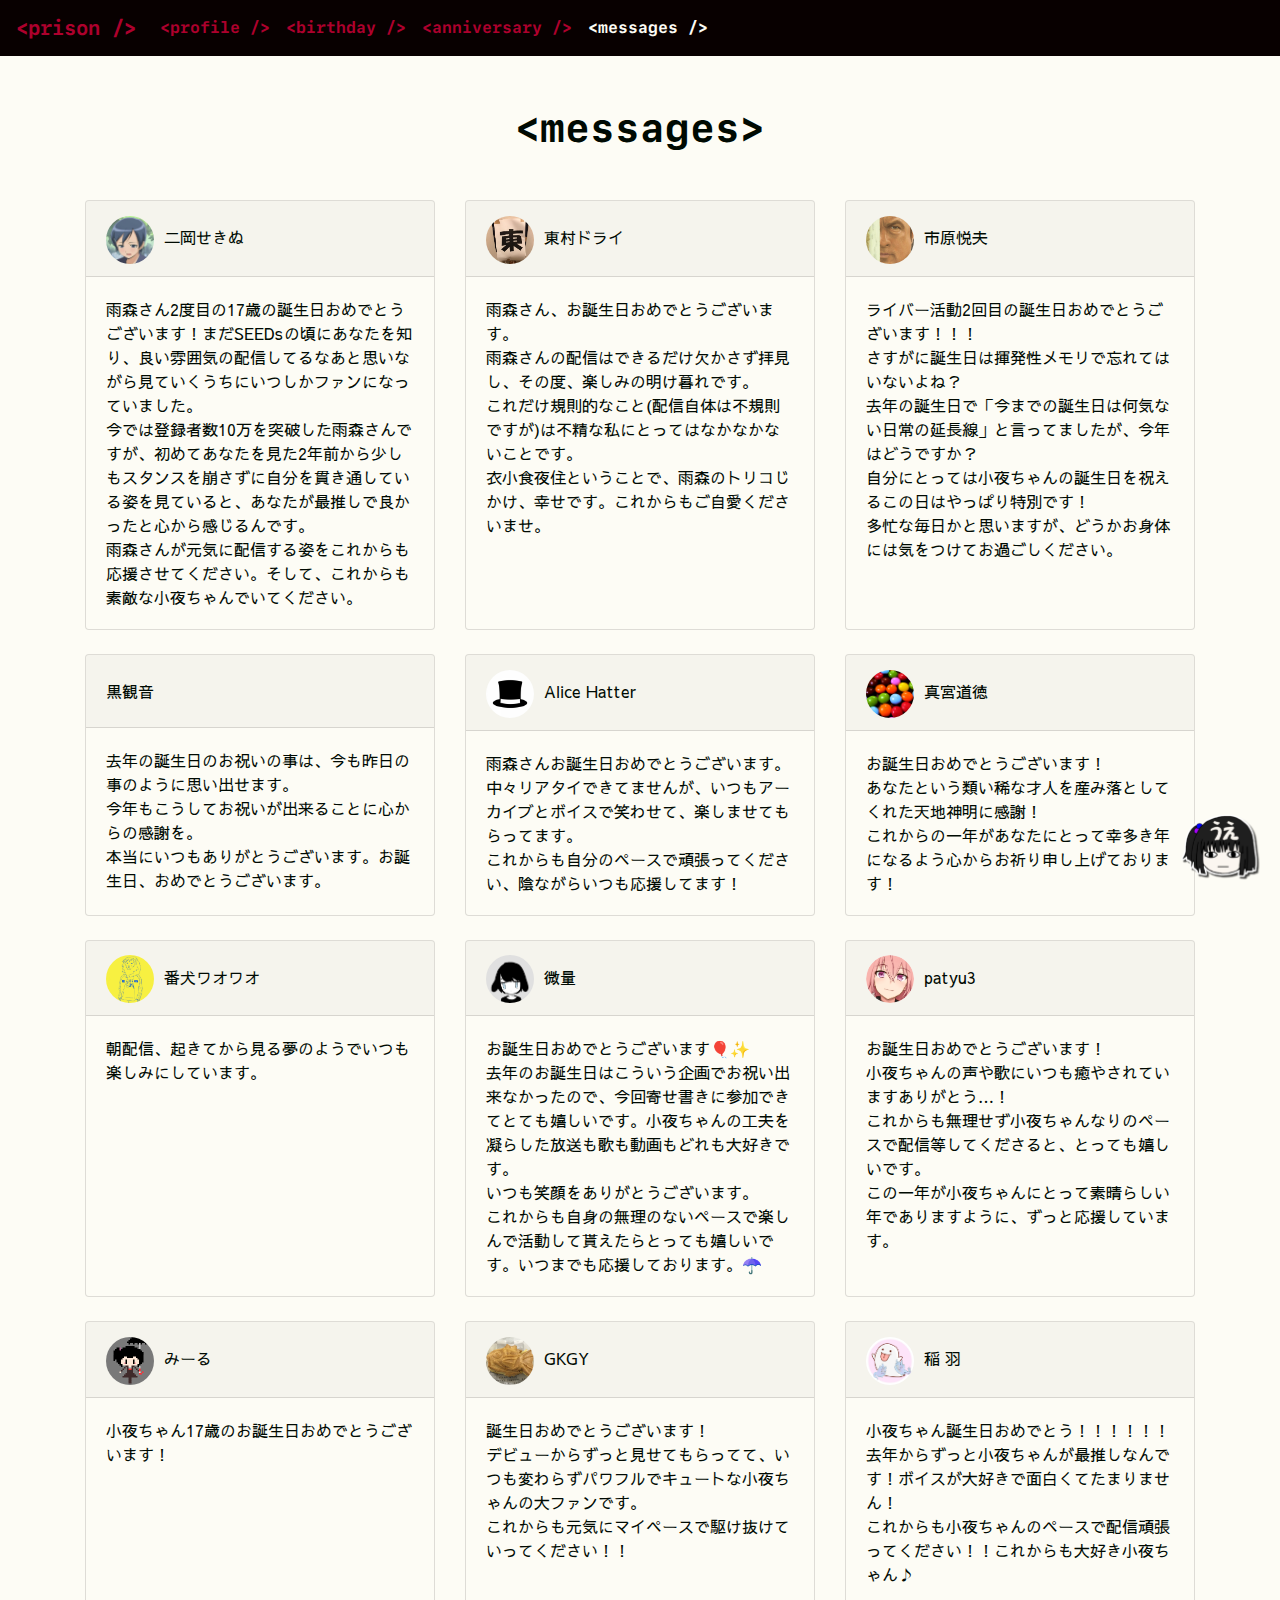
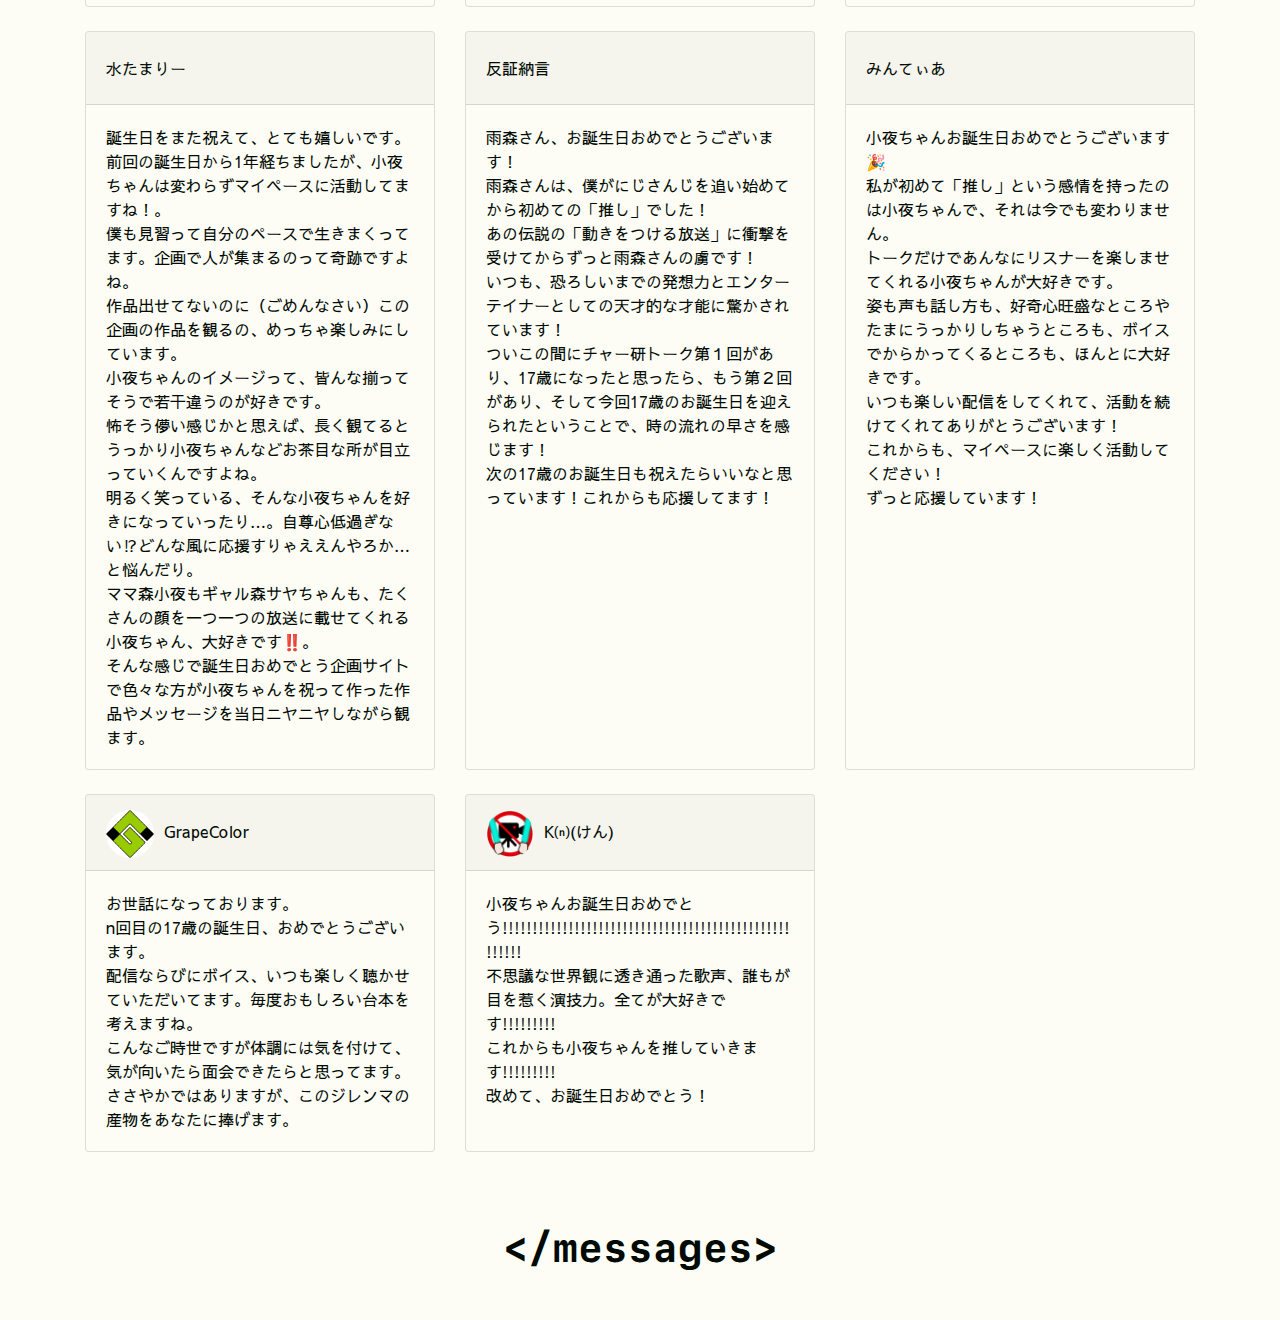
<file: messages/birthday.html>
<!DOCTYPE html>
<html lang="ja">
<head>
  <meta charset="utf-8" />

  <title>雨森監獄｜メッセージ</title>
  <meta name="theme-color" content="#756f7d" />
  <link rel="icon" type="image/png" href="../images/icon.png" />

  <meta name="robots" content="noindex" />

  <meta name="viewport" content="width=device-width, initial-scale=1" />
  <link rel="stylesheet" href="../css/bootstrap.css" />
  <script src="https://code.jquery.com/jquery-3.3.1.slim.min.js" integrity="sha384-q8i/X+965DzO0rT7abK41JStQIAqVgRVzpbzo5smXKp4YfRvH+8abtTE1Pi6jizo" crossorigin="anonymous"></script>
  <script src="https://cdnjs.cloudflare.com/ajax/libs/popper.js/1.14.7/umd/popper.min.js" integrity="sha384-UO2eT0CpHqdSJQ6hJty5KVphtPhzWj9WO1clHTMGa3JDZwrnQq4sF86dIHNDz0W1" crossorigin="anonymous"></script>
  <script src="https://stackpath.bootstrapcdn.com/bootstrap/4.3.1/js/bootstrap.min.js" integrity="sha384-JjSmVgyd0p3pXB1rRibZUAYoIIy6OrQ6VrjIEaFf/nJGzIxFDsf4x0xIM+B07jRM" crossorigin="anonymous"></script>

  <link rel="stylesheet" href="https://fonts.googleapis.com/css?family=Sawarabi+Gothic" />
  <link rel="stylesheet" href="../css/style.css" />
</head>
<body>
  <header>
    <nav class="navbar navbar-expand-md navbar-dark bg-dark">
      <a class="navbar-brand" href="../index.html">&lt;prison /&gt;</a>
      <button class="navbar-toggler" type="button" data-toggle="collapse" data-target="#headerMenu" aria-controls="headerMenu" aria-expanded="false" aria-label="Toggle navigation">
        <span class="navbar-toggler-icon"></span>
      </button>
      <div class="collapse navbar-collapse navbar-nav" id="headerMenu">
        <a class="nav-item nav-link" href="../profile.html">&lt;profile /&gt;</a>
        <a class="nav-item nav-link" href="../birthday.html">&lt;birthday /&gt;</a>
        <a class="nav-item nav-link" href="../anniversary.html">&lt;anniversary /&gt;</a>
        <a class="nav-item nav-link active" href="#">&lt;messages /&gt;</a>
      </div>
    </nav>
  </header>

  <h1 class="my-5 text-center">&lt;messages&gt;</h1>

  <div class="container">
    <div class="row">
      <div class="col-md-4 mb-4 card-container">
        <div class="card">
          <div class="card-header"><img class="card-icon" src="../media/icons/二岡せきぬ.jpg" />二岡せきぬ</div>
          <div class="card-body">
            雨森さん2度目の17歳の誕生日おめでとうございます！まだSEEDsの頃にあなたを知り、良い雰囲気の配信してるなあと思いながら見ていくうちにいつしかファンになっていました。<br />
            今では登録者数10万を突破した雨森さんですが、初めてあなたを見た2年前から少しもスタンスを崩さずに自分を貫き通している姿を見ていると、あなたが最推しで良かったと心から感じるんです。<br />
            雨森さんが元気に配信する姿をこれからも応援させてください。そして、これからも素敵な小夜ちゃんでいてください。
          </div>
        </div>
      </div>

      <div class="col-md-4 mb-4 card-container">
        <div class="card">
          <div class="card-header"><img class="card-icon" src="../media/icons/東村ドライ.jpg" />東村ドライ</div>
          <div class="card-body">
            雨森さん、お誕生日おめでとうございます。<br />
            雨森さんの配信はできるだけ欠かさず拝見し、その度、楽しみの明け暮れです。<br />
            これだけ規則的なこと(配信自体は不規則ですが)は不精な私にとってはなかなかないことです。<br />
            衣小食夜住ということで、雨森のトリコじかけ、幸せです。これからもご自愛くださいませ。
          </div>
        </div>
      </div>

      <div class="col-md-4 mb-4 card-container">
        <div class="card">
          <div class="card-header"><img class="card-icon" src="../media/icons/市原祝夫.png" />市原悦夫</div>
          <div class="card-body">
            ライバー活動2回目の誕生日おめでとうございます！！！<br />
            さすがに誕生日は揮発性メモリで忘れてはいないよね？<br />
            去年の誕生日で「今までの誕生日は何気ない日常の延長線」と言ってましたが、今年はどうですか？<br />
            自分にとっては小夜ちゃんの誕生日を祝えるこの日はやっぱり特別です！<br />
            多忙な毎日かと思いますが、どうかお身体には気をつけてお過ごしください。
          </div>
        </div>
      </div>
    </div>

    <div class="row">
      <div class="col-md-4 mb-4 card-container">
        <div class="card">
          <div class="card-header">黒観音</div>
          <div class="card-body">
            去年の誕生日のお祝いの事は、今も昨日の事のように思い出せます。<br />
            今年もこうしてお祝いが出来ることに心からの感謝を。<br />
            本当にいつもありがとうございます。お誕生日、おめでとうございます。
          </div>
        </div>
      </div>

      <div class="col-md-4 mb-4 card-container">
        <div class="card">
          <div class="card-header"><img class="card-icon" src="../media/icons/Alice Hatter.jpg" />Alice Hatter</div>
          <div class="card-body">
            雨森さんお誕生日おめでとうございます。<br />
            中々リアタイできてませんが、いつもアーカイブとボイスで笑わせて、楽しませてもらってます。<br />
            これからも自分のペースで頑張ってください、陰ながらいつも応援してます！
          </div>
        </div>
      </div>

      <div class="col-md-4 mb-4 card-container">
        <div class="card">
          <div class="card-header"><img class="card-icon" src="../media/icons/真宮道徳.png" />真宮道徳</div>
          <div class="card-body">
            お誕生日おめでとうございます！<br />
            あなたという類い稀な才人を産み落としてくれた天地神明に感謝！<br />
            これからの一年があなたにとって幸多き年になるよう心からお祈り申し上げております！
          </div>
        </div>
      </div>
    </div>

    <div class="row">
      <div class="col-md-4 mb-4 card-container">
        <div class="card">
          <div class="card-header"><img class="card-icon" src="../media/icons/番犬ワオワオ.jpg" />番犬ワオワオ</div>
          <div class="card-body">
            朝配信、起きてから見る夢のようでいつも楽しみにしています。
          </div>
        </div>
      </div>

      <div class="col-md-4 mb-4 card-container">
        <div class="card">
          <div class="card-header"><img class="card-icon" src="../media/icons/微量.jpg" />微量</div>
          <div class="card-body">
            お誕生日おめでとうございます🎈✨<br />
            去年のお誕生日はこういう企画でお祝い出来なかったので、今回寄せ書きに参加できてとても嬉しいです。小夜ちゃんの工夫を凝らした放送も歌も動画もどれも大好きです。<br />
            いつも笑顔をありがとうございます。<br />
            これからも自身の無理のないペースで楽しんで活動して貰えたらとっても嬉しいです。いつまでも応援しております。☂️
          </div>
        </div>
      </div>

      <div class="col-md-4 mb-4 card-container">
        <div class="card">
          <div class="card-header"><img class="card-icon" src="../media/icons/3 patyu.png" />patyu3</div>
          <div class="card-body">
            お誕生日おめでとうございます！<br />
            小夜ちゃんの声や歌にいつも癒やされていますありがとう…！<br />
            これからも無理せず小夜ちゃんなりのペースで配信等してくださると、とっても嬉しいです。<br />
            この一年が小夜ちゃんにとって素晴らしい年でありますように、ずっと応援しています。
          </div>
        </div>
      </div>
    </div>

    <div class="row">
      <div class="col-md-4 mb-4 card-container">
        <div class="card">
          <div class="card-header"><img class="card-icon" src="../media/icons/みーる.png" />みーる</div>
          <div class="card-body">
            小夜ちゃん17歳のお誕生日おめでとうございます！ 
          </div>
        </div>
      </div>

      <div class="col-md-4 mb-4 card-container">
        <div class="card">
          <div class="card-header"><img class="card-icon" src="../media/icons/yutaro mine.jpg" />GKGY</div>
          <div class="card-body">
            誕生日おめでとうございます！<br />
            デビューからずっと見せてもらってて、いつも変わらずパワフルでキュートな小夜ちゃんの大ファンです。<br />
            これからも元気にマイペースで駆け抜けていってください！！
          </div>
        </div>
      </div>

      <div class="col-md-4 mb-4 card-container">
        <div class="card">
          <div class="card-header"><img class="card-icon" src="../media/icons/稲羽.jpg" />稲 羽</div>
          <div class="card-body">
            小夜ちゃん誕生日おめでとう！！！！！！<br />
            去年からずっと小夜ちゃんが最推しなんです！ボイスが大好きで面白くてたまりません！<br />
            これからも小夜ちゃんのペースで配信頑張ってください！！これからも大好き小夜ちゃん♪
          </div>
        </div>
      </div>
    </div>

    <div class="row">
      <div class="col-md-4 mb-4 card-container">
        <div class="card">
          <div class="card-header">水たまりー</div>
          <div class="card-body">
            誕生日をまた祝えて、とても嬉しいです。<br />
            前回の誕生日から1年経ちましたが、小夜ちゃんは変わらずマイペースに活動してますね！。<br />
            僕も見習って自分のペースで生きまくってます。企画で人が集まるのって奇跡ですよね。<br />
            作品出せてないのに（ごめんなさい）この企画の作品を観るの、めっちゃ楽しみにしています。<br />
            小夜ちゃんのイメージって、皆んな揃ってそうで若干違うのが好きです。<br />
            怖そう儚い感じかと思えば、長く観てるとうっかり小夜ちゃんなどお茶目な所が目立っていくんですよね。<br />
            明るく笑っている、そんな小夜ちゃんを好きになっていったり…。自尊心低過ぎない⁉︎どんな風に応援すりゃええんやろか…と悩んだり。<br />
            ママ森小夜もギャル森サヤちゃんも、たくさんの顔を一つ一つの放送に載せてくれる小夜ちゃん、大好きです‼️。<br />
            そんな感じで誕生日おめでとう企画サイトで色々な方が小夜ちゃんを祝って作った作品やメッセージを当日ニヤニヤしながら観ます。
          </div>
        </div>
      </div>

      <div class="col-md-4 mb-4 card-container">
        <div class="card">
          <div class="card-header">反証納言</div>
          <div class="card-body">
            雨森さん、お誕生日おめでとうございます！<br />
            雨森さんは、僕がにじさんじを追い始めてから初めての「推し」でした！<br />
            あの伝説の「動きをつける放送」に衝撃を受けてからずっと雨森さんの虜です！<br />
            いつも、恐ろしいまでの発想力とエンターテイナーとしての天才的な才能に驚かされています！<br />
            ついこの間にチャー研トーク第１回があり、17歳になったと思ったら、もう第２回があり、そして今回17歳のお誕生日を迎えられたということで、時の流れの早さを感じます！<br />
            次の17歳のお誕生日も祝えたらいいなと思っています！これからも応援してます！
          </div>
        </div>
      </div>

      <div class="col-md-4 mb-4 card-container">
        <div class="card">
          <div class="card-header">みんてぃあ</div>
          <div class="card-body">
            小夜ちゃんお誕生日おめでとうございます🎉<br />
            私が初めて「推し」という感情を持ったのは小夜ちゃんで、それは今でも変わりません。<br />
            トークだけであんなにリスナーを楽しませてくれる小夜ちゃんが大好きです。<br />
            姿も声も話し方も、好奇心旺盛なところやたまにうっかりしちゃうところも、ボイスでからかってくるところも、ほんとに大好きです。<br />
            いつも楽しい配信をしてくれて、活動を続けてくれてありがとうございます！<br />
            これからも、マイペースに楽しく活動してください！<br />
            ずっと応援しています！
          </div>
        </div>
      </div>
    </div>

    <div class="row">
      <div class="col-md-4 mb-4 card-container">
        <div class="card">
          <div class="card-header"><img class="card-icon" src="../media/icons/GrapeColor.jpg" />GrapeColor</div>
          <div class="card-body">
            お世話になっております。<br />
            n回目の17歳の誕生日、おめでとうございます。<br />
            配信ならびにボイス、いつも楽しく聴かせていただいてます。毎度おもしろい台本を考えますね。<br />
            こんなご時世ですが体調には気を付けて、気が向いたら面会できたらと思ってます。<br />
            ささやかではありますが、このジレンマの産物をあなたに捧げます。
          </div>
        </div>
      </div>

      <div class="col-md-4 mb-4 card-container">
        <div class="card">
          <div class="card-header"><img class="card-icon" src="../media/icons/服部絢花.jpg" />K⒩(けん)</div>
          <div class="card-body">
            小夜ちゃんお誕生日おめでとう!!!!!!!!!!!!!!!!!!!!!!!!!!!!!!!!!!!!!!!!!!!!!!!!!!!!!!<br />
            不思議な世界観に透き通った歌声、誰もが目を惹く演技力。全てが大好きです!!!!!!!!!<br />
            これからも小夜ちゃんを推していきます!!!!!!!!!<br />
            改めて、お誕生日おめでとう！
          </div>
        </div>
      </div>
    </div>
  </div>

  <h1 class="my-5 text-center">&lt;/messages&gt;</h1>

  <div class="overlay">
    <a href="#"><img class="to-top" src="../images/to_top.png" /></a>
  </div>
</body>
</html>
</file>
<file: css/style.css>
@font-face {
  font-family: "SFMono-Bold";
  src: url(../fonts/SFMono-Bold.otf) format("opentype");
}

@font-face {
  font-family: "HG正楷書体-PRO";
  src: url(../fonts/HGRSKP.TTF) format("truetype");
}

body {
  font-family: "Sawarabi Gothic";
}

h1 {
  font-family: "SFMono-Bold";
}

.navbar, .pagination {
  font-family: "SFMono-Bold";
}

.name-plate {
  font-family: "HG正楷書体-PRO";
}

.social-icon {
  width: 80px;
  height: 80px;
  font-size: 2.5rem;
  justify-items: center;
  align-content: center;
  text-align: center;
  transition: 0.3s;
}

.social-icon:hover {
  box-shadow: 0 0 20px #7d7d7d; /* 鼠色 */
}

.card-container {
  display: flex;
  align-items: stretch;
}

.card {
  flex-grow: 1;
}

.card-img-top {
  max-height: 75vh;
  object-fit: contain;
  background-color: #080000; /* 漆黒 */
}

.card-header {
  line-height: 3.0;
}

.card-icon {
  width: 48px;
  height: 48px;
  margin-right: 10px;
  border-radius: 50%;
}

.overlay {
  width: 100%;
  height: 100%;
  z-index: 1;
}

.to-top {
  position: fixed;
  right: 20px;
  bottom: 20px;
  width: 80px;
}

.to-top:hover {
  animation: oscillation 0.1s infinite;
}

@keyframes oscillation {
  0% {transform: translate(0px, 0px) rotateZ(0deg)}
  25% {transform: translate(2px, 2px) rotateZ(1deg)}
  50% {transform: translate(0px, 2px) rotateZ(0deg)}
  75% {transform: translate(2px, 0px) rotateZ(-1deg)}
  100% {transform: translate(0px, 0px) rotateZ(0deg)}
}
</file>
